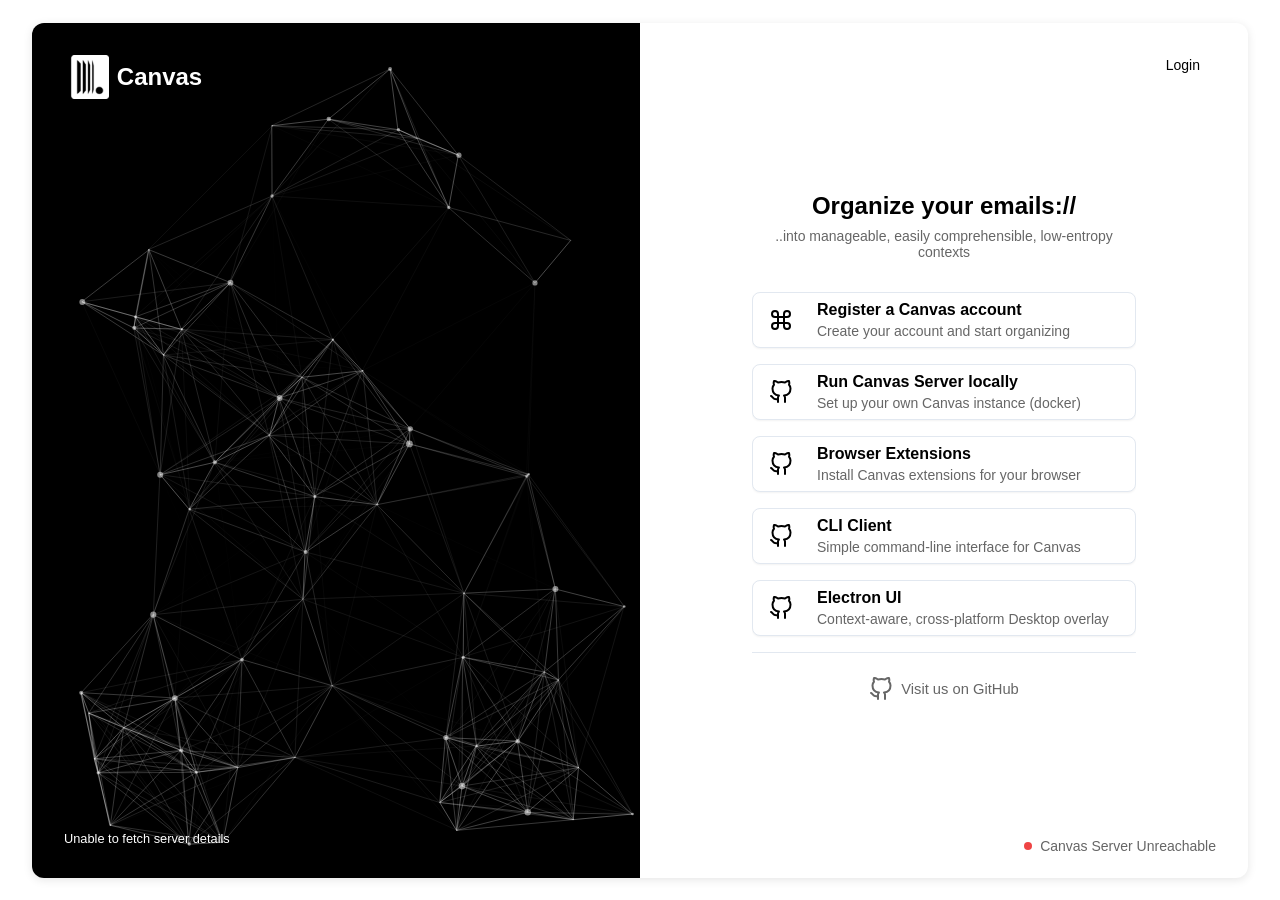
<file: index.html>
<!DOCTYPE html>
<html lang="en">
<head>
    <meta charset="UTF-8">
    <meta name="viewport" content="width=device-width, initial-scale=1.0">
    <title>Canvas | Contextualize your unstructured Universe!</title>
    <link rel="icon" type="image/png" href="/images/favicon.png">
    <link rel="manifest" href="/site.webmanifest">
    <link rel="apple-touch-icon" href="images/apple-touch-icon.png">
    <link rel="stylesheet" href="css/styles.css">
</head>
<body>
    <div class="container">
        <div class="card">
            <!-- Left side with logo and tagline -->
            <div class="card-left" id="particles-js">
                <a href="/" class="logo-link">
                    <img src="images/logo-wr_64x64.png" alt="Canvas Logo" class="logo-icon">
                    <span class="logo-text">Canvas</span>
                </a>
                <div class="tagline"></div>
            </div>

            <!-- Right side with content -->
            <div class="card-right">
                <a href="https://my.cnvs.ai/login" class="login-link" target="_blank" rel="noopener noreferrer">Login</a>
                <div class="content">
                    <div class="header">
                        <h1>Organize your <span id="loop">Universe://</span></h1>
                        <p class="subtitle">..into manageable, easily comprehensible, low-entropy contexts</p>
                    </div>

                    <div class="projects">
                        <a href="https://my.cnvs.ai/register" class="project-link" target="_blank" rel="noopener noreferrer">
                            <svg xmlns="http://www.w3.org/2000/svg" viewBox="0 0 24 24" fill="none" stroke="currentColor" stroke-width="2" stroke-linecap="round" stroke-linejoin="round" class="project-icon">
                                <path d="M15 6v12a3 3 0 1 0 3-3H6a3 3 0 1 0 3 3V6a3 3 0 1 0-3 3h12a3 3 0 1 0-3-3"></path>
                            </svg>
                            <div>
                                <h3>Register a Canvas account</h3>
                                <p>Create your account and start organizing</p>
                            </div>
                        </a>

                        <a href="https://github.com/canvas-ui/canvas-server" class="project-link" target="_blank" rel="noopener noreferrer">
                            <svg viewBox="0 0 24 24" class="project-icon" stroke="currentColor" fill="none" stroke-width="2" stroke-linecap="round" stroke-linejoin="round">
                                <path d="M9 19c-5 1.5-5-2.5-7-3m14 6v-3.87a3.37 3.37 0 0 0-.94-2.61c3.14-.35 6.44-1.54 6.44-7A5.44 5.44 0 0 0 20 4.77 5.07 5.07 0 0 0 19.91 1S18.73.65 16 2.48a13.38 13.38 0 0 0-7 0C6.27.65 5.09 1 5.09 1A5.07 5.07 0 0 0 5 4.77a5.44 5.44 0 0 0-1.5 3.78c0 5.42 3.3 6.61 6.44 7A3.37 3.37 0 0 0 9 18.13V22"></path>
                            </svg>
                            <div>
                                <h3>Run Canvas Server locally</h3>
                                <p>Set up your own Canvas instance (docker)</p>
                            </div>
                        </a>

                        <a href="https://github.com/canvas-ui/canvas-browser-extensions" class="project-link" target="_blank" rel="noopener noreferrer">
                            <svg viewBox="0 0 24 24" class="project-icon" stroke="currentColor" fill="none" stroke-width="2" stroke-linecap="round" stroke-linejoin="round">
                                <path d="M9 19c-5 1.5-5-2.5-7-3m14 6v-3.87a3.37 3.37 0 0 0-.94-2.61c3.14-.35 6.44-1.54 6.44-7A5.44 5.44 0 0 0 20 4.77 5.07 5.07 0 0 0 19.91 1S18.73.65 16 2.48a13.38 13.38 0 0 0-7 0C6.27.65 5.09 1 5.09 1A5.07 5.07 0 0 0 5 4.77a5.44 5.44 0 0 0-1.5 3.78c0 5.42 3.3 6.61 6.44 7A3.37 3.37 0 0 0 9 18.13V22"></path>
                            </svg>
                            <div>
                                <h3>Browser Extensions</h3>
                                <p>Install Canvas extensions for your browser</p>
                            </div>
                        </a>

                        <a href="https://github.com/canvas-ui/canvas-cli" class="project-link" target="_blank" rel="noopener noreferrer">
                            <svg viewBox="0 0 24 24" class="project-icon" stroke="currentColor" fill="none" stroke-width="2" stroke-linecap="round" stroke-linejoin="round">
                                <path d="M9 19c-5 1.5-5-2.5-7-3m14 6v-3.87a3.37 3.37 0 0 0-.94-2.61c3.14-.35 6.44-1.54 6.44-7A5.44 5.44 0 0 0 20 4.77 5.07 5.07 0 0 0 19.91 1S18.73.65 16 2.48a13.38 13.38 0 0 0-7 0C6.27.65 5.09 1 5.09 1A5.07 5.07 0 0 0 5 4.77a5.44 5.44 0 0 0-1.5 3.78c0 5.42 3.3 6.61 6.44 7A3.37 3.37 0 0 0 9 18.13V22"></path>
                            </svg>
                            <div>
                                <h3>CLI Client</h3>
                                <p>Simple command-line interface for Canvas</p>
                            </div>
                        </a>

                        <a href="https://github.com/canvas-ui/canvas-electron" class="project-link" target="_blank" rel="noopener noreferrer">
                            <svg viewBox="0 0 24 24" class="project-icon" stroke="currentColor" fill="none" stroke-width="2" stroke-linecap="round" stroke-linejoin="round">
                                <path d="M9 19c-5 1.5-5-2.5-7-3m14 6v-3.87a3.37 3.37 0 0 0-.94-2.61c3.14-.35 6.44-1.54 6.44-7A5.44 5.44 0 0 0 20 4.77 5.07 5.07 0 0 0 19.91 1S18.73.65 16 2.48a13.38 13.38 0 0 0-7 0C6.27.65 5.09 1 5.09 1A5.07 5.07 0 0 0 5 4.77a5.44 5.44 0 0 0-1.5 3.78c0 5.42 3.3 6.61 6.44 7A3.37 3.37 0 0 0 9 18.13V22"></path>
                            </svg>
                            <div>
                                <h3>Electron UI</h3>
                                <p>Context-aware, cross-platform Desktop overlay</p>
                            </div>
                        </a>
                    </div>
                    <hr class="projects-divider">
                    <a href="https://github.com/canvas-ui" target="_blank" class="github-link" rel="noopener noreferrer">
                        <svg viewBox="0 0 24 24" width="24" height="24" stroke="currentColor" fill="none" stroke-width="2" stroke-linecap="round" stroke-linejoin="round" class="github-icon">
                            <path d="M9 19c-5 1.5-5-2.5-7-3m14 6v-3.87a3.37 3.37 0 0 0-.94-2.61c3.14-.35 6.44-1.54 6.44-7A5.44 5.44 0 0 0 20 4.77 5.07 5.07 0 0 0 19.91 1S18.73.65 16 2.48a13.38 13.38 0 0 0-7 0C6.27.65 5.09 1 5.09 1A5.07 5.07 0 0 0 5 4.77a5.44 5.44 0 0 0-1.5 3.78c0 5.42 3.3 6.61 6.44 7A3.37 3.37 0 0 0 9 18.13V22"></path>
                        </svg>
                        <span class="gh-org">Visit us on GitHub</span>
                    </a>
                </div>
                <div class="status-indicator">
                    <span class="status-dot"></span>
                    <span class="status-text">...</span>
                </div>
            </div>
        </div>
    </div>
    <script src="/js/particles.min.js"></script>
    <script>
        particlesJS.load('particles-js', 'js/particles.config.json', function() {
            console.log('callback - particles-js config loaded');
        });

        const headerArray = [
            'emails://',
            'contacts://',
            'notes://',
            'tabs://',
            'files://',
            'workspaces://',
            'workflows://',
            'Universe://',
        ];

        const headerLoopTimeout = 3;
        const headerLoopContainerID = 'loop'

        function headerLoop() {
            let currentIndex = 0;
            const loopElement = document.getElementById(headerLoopContainerID);

            function updateText() {
                // Fade out
                loopElement.style.opacity = '0';
                loopElement.style.transform = 'translateY(10px)';

                setTimeout(() => {
                    // Update text while invisible
                    loopElement.textContent = headerArray[currentIndex];

                    // Fade in
                    loopElement.style.opacity = '1';
                    loopElement.style.transform = 'translateY(0)';

                    // Update index for next iteration
                    currentIndex = (currentIndex + 1) % headerArray.length;

                    // Schedule next update
                    setTimeout(updateText, headerLoopTimeout * 900);
                }, 300); // Wait for fade out to complete
            }

            // Add CSS transitions
            loopElement.style.transition = 'opacity 0.3s ease-in-out, transform 0.3s ease-in-out';

            updateText();
        }

        // Start the header loop
        headerLoop();

        function checkStatus() {
            const dot = document.querySelector('.status-dot');
            const text = document.querySelector('.status-text');
            const tagline = document.querySelector('.tagline');

            fetch('https://my.cnvs.ai/rest/v2/ping')
            .then(response => response.json())  // Parse the JSON response
            .then(data => {
                console.log(data);
                if (data.status === 'success' && data.statusCode === 200) {
                    dot.className = 'status-dot online';
                    text.textContent = 'Canvas Server Online';
                    tagline.textContent = `${data.payload.appName} v${data.payload.version}`;
                    // Check again in 10 seconds if online
                    setTimeout(checkStatus, 10000);
                } else {
                    dot.className = 'status-dot offline';
                    text.textContent = 'Canvas Server Offline';
                    tagline.textContent = 'Unable to fetch server details';
                    // Check again in 5 seconds if offline
                    setTimeout(checkStatus, 5000);
                }
            })
            .catch(error => {
                dot.className = 'status-dot unreachable';
                text.textContent = 'Canvas Server Unreachable';
                tagline.textContent = 'Unable to fetch server details';
                // Check again in 5 seconds if unreachable
                setTimeout(checkStatus, 5000);
            });
        }

        // Initial check
        checkStatus();
    </script>
</body>
</html>
</file>
<file: css/styles.css>
* {
  margin: 0;
  padding: 0;
  box-sizing: border-box;
}

body {
  font-family: -apple-system, BlinkMacSystemFont, "Segoe UI", Roboto, "Helvetica Neue", Arial, sans-serif;
  min-height: 100vh;
  background-color: #fff;
}

.container {
  min-height: 100vh;
  width: 100%;
  display: flex;
  align-items: center;
  justify-content: center;
  padding: 0;
}

.card {
  display: flex;
  width: 95vw;
  height: 95vh;
  background: #fff;
  border-radius: 0;
  box-shadow: none;
  overflow: hidden;
}

@media (min-width: 768px) {
  .container {
    padding: 1rem;
  }
  .card {
    border-radius: 0.75rem;
    box-shadow: 0 2px 10px rgba(0, 0, 0, 0.1);
  }
}

.card-left {
  display: none;
  width: 50%;
  background: #000;
  position: relative;
  color: #fff;
  padding: 2rem;
  padding-right: 0;
}

@media (min-width: 768px) {
  .card-left {
      display: block;
  }
}

.logo-link {
  display: flex;
  align-items: center;
  text-decoration: none;
  color: #fff;
  font-weight: bold;
  position: absolute;
  top: 2rem;
  left: 2rem;
}

.logo-icon {
  width: 2.8rem;
  height: 2.8rem;
  margin-right: 0.5rem;
}

.logo-text {
  font-size: 1.5rem;
}

.tagline {
  position: absolute;
  bottom: 2rem;
  left: 2rem;
  font-size: 0.8rem;
  max-width: 80%;
}

.card-right {
  max-width: 100%;
  position: relative;
  flex: 1;
  display: flex;
  flex-direction: column;
  justify-content: center;
  padding: 1rem;
}

.content {
  max-width: 24rem;
  margin: 0 auto;
  width: 100%;
  overflow-y: auto;
  max-height: 80vh;
}

.header {
  text-align: center;
  margin-bottom: 2rem;
}

h1 {
  font-size: 1.5rem;
  font-weight: 600;
  margin-bottom: 0.5rem;
}

.subtitle {
  color: #666;
  font-size: 0.875rem;
}

.projects {
  display: flex;
  flex-direction: column;
  gap: 1rem;
}

.project-link {
  display: flex;
  align-items: center;
  gap: 0.5rem;
  padding: 0.5rem 1rem;
  text-decoration: none;
  color: #000;
  font-size: 0.875rem;
  font-weight: 500;
  white-space: normal;
  border-radius: 0.375rem;
  border: 1px solid #e2e8f0;
  background-color: #fff;
  box-shadow: 0 1px 2px 0 rgba(0, 0, 0, 0.05);
  border-radius: 0.5rem;
  transition: all 0.2s;
}

.project-link:hover {
  background-color: hsl(240 4.8% 95.9%);  /* Accent background color */
  color: #000;  /* Accent foreground color */
}

.project-link:focus-visible {
  outline: none;
  box-shadow: 0 0 0 1px #e2e8f0;
}

.project-link:disabled {
  pointer-events: none;
  opacity: 0.5;
}

.project-icon {
  width: 1.5rem;
  height: 1.5rem;
  margin-right: 1rem;
  flex-shrink: 0;
}

.project-link h3 {
  font-size: 1rem;
  font-weight: 600;
  margin-bottom: 0.25rem;
  word-wrap: break-word;
  overflow-wrap: break-word;
}

.project-link p {
  font-size: 0.875rem;
  color: #666;
  margin: 0;
  word-wrap: break-word;
  overflow-wrap: break-word;
}

.project-link div {
  display: flex;
  flex-direction: column;
  max-width: 100%;
}

.tools-container {
  display: grid;
  gap: 0.5rem;
  margin-top: 0.5rem;
}

@media (min-width: 640px) {
  .tools-container {
    grid-template-columns: 1fr 1fr;
  }
}

.tool-link {
  height: 100%;
}

.projects-divider {
    margin: 1rem 0;
    border: 0;
    border-top: 1px solid #e2e8f0;
}

.github-link {
    display: flex;
    align-items: center;
    justify-content: center;
    gap: 0.5rem;
    text-decoration: none;
    color: #666;
    padding: 0.5rem;
    transition: color 0.2s;
}

.github-link:hover {
    color: #000;
}

.github-icon {
    width: 1.5rem;
    height: 1.5rem;
}

.login-link {
    position: absolute;
    top: 0.5rem;
    right: 2rem;
    text-decoration: none;
    color: #000;
    font-weight: 500;
    font-size: 0.875rem;
    transition: all 0.2s;

    /* New styles converted from Tailwind */
    display: inline-flex;
    align-items: center;
    justify-content: center;
    gap: 0.5rem;
    white-space: nowrap;
    border-radius: 0.375rem;
    height: 2.25rem;
    padding: 0.5rem 1rem;
}

.login-link:hover {
    background-color: hsl(240 4.8% 95.9%);  /* Default accent color, adjust as needed */
}

.login-link:focus-visible {
    outline: none;
    box-shadow: 0 0 0 1px #e2e8f0;
}

.login-link:disabled {
    pointer-events: none;
    opacity: 0.5;
}

.login-link svg {
    pointer-events: none;
    width: 1rem;
    height: 1rem;
    flex-shrink: 0;
}

.status-indicator {
    position: absolute;
    bottom: 0.5rem;
    right: 2rem;
    display: flex;
    align-items: center;
    gap: 0.5rem;
    font-size: 0.875rem;
    color: #666;
}


@media (min-width: 768px) {
  .status-indicator {
    bottom: 1.5rem;
  }
  .login-link {
      top: 1.5rem;
  }
}

.status-dot {
    width: 8px;
    height: 8px;
    border-radius: 50%;
    background-color: #999;
}

.status-dot.online {
    background-color: #22c55e;
}

.status-dot.offline {
  background-color: #f97316;
}

.status-dot.unreachable {
  background-color: #ef4444;
}

#loop {
  display: inline-block;
  opacity: 1;
  transform: translateY(0);
}

.gh-org {
  font-size: 0.92rem;
}
</file>
